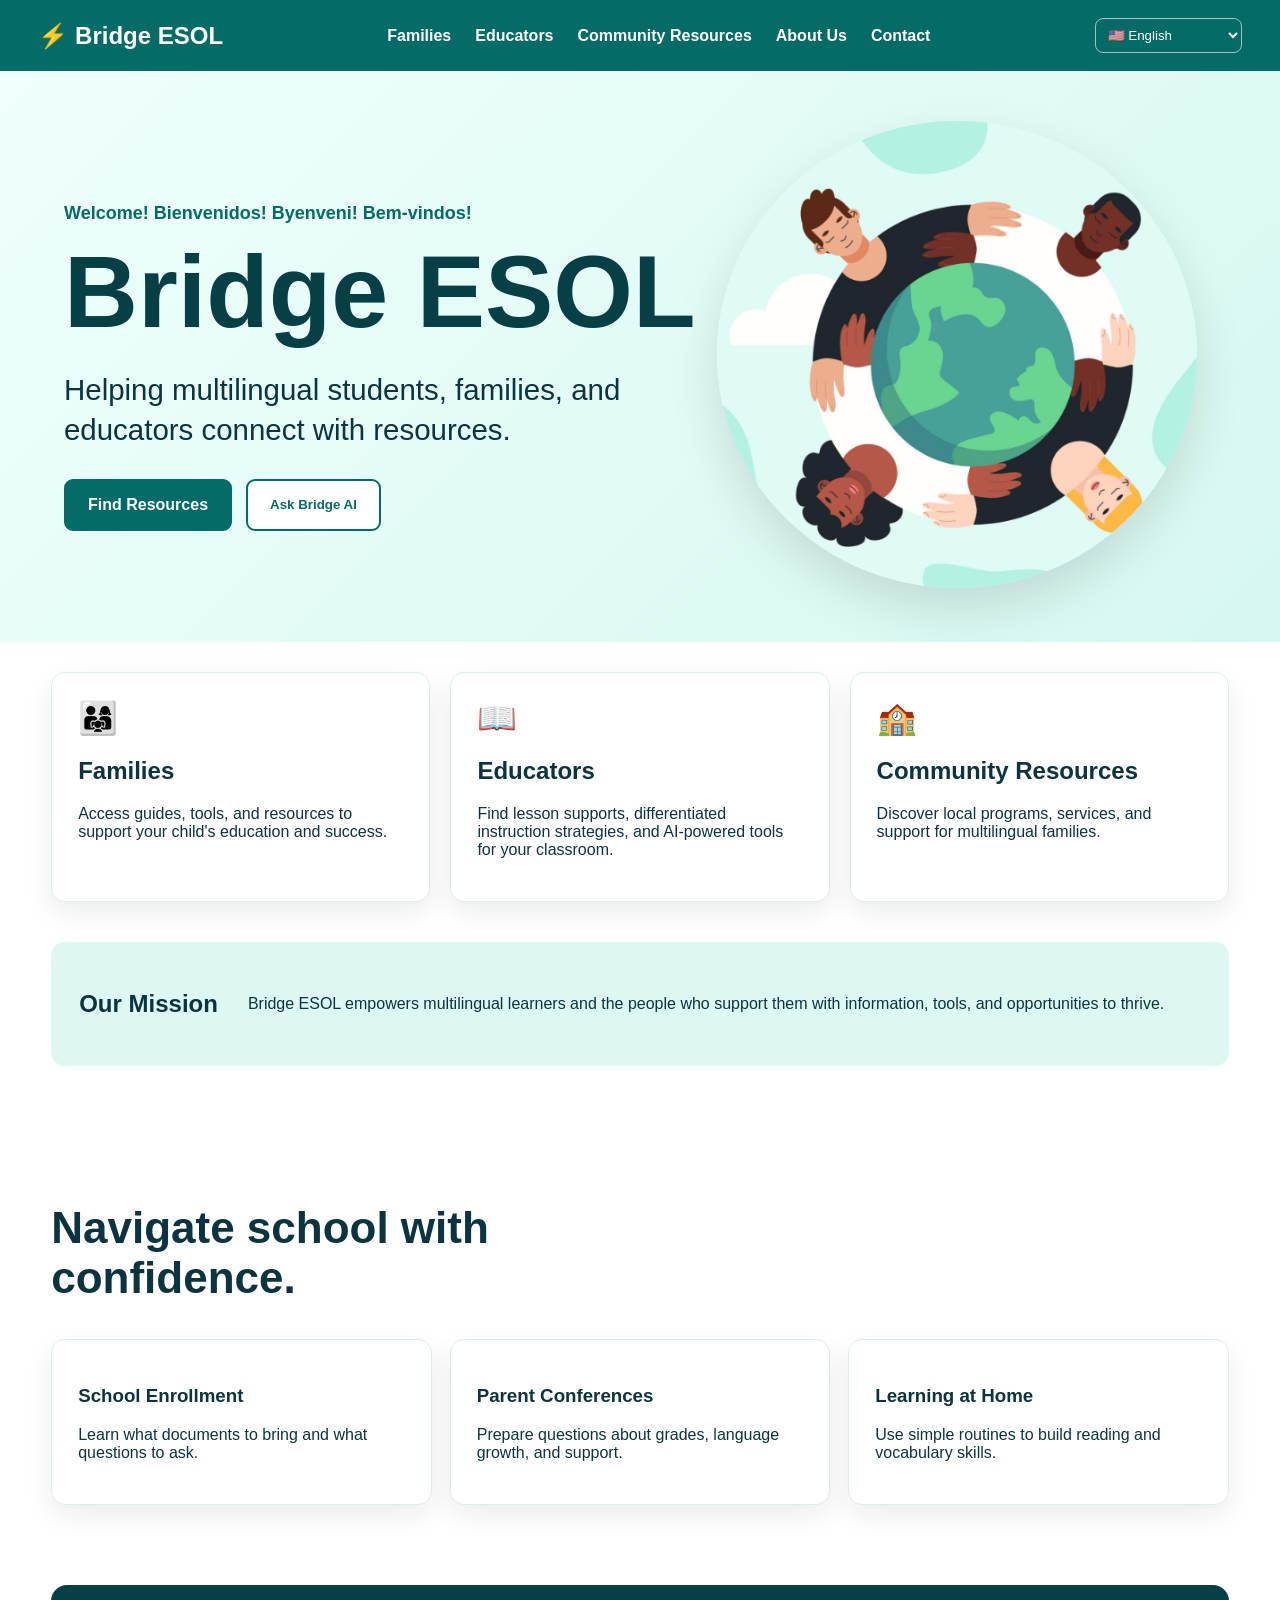
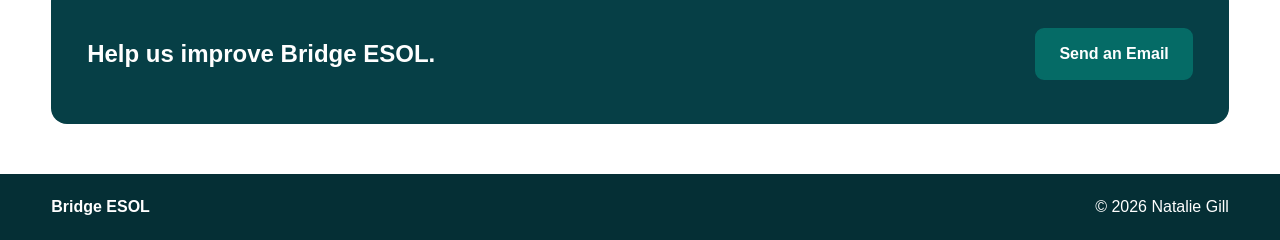
<file: index.html>
<!DOCTYPE html>
<html lang="en">
<head>
  <meta charset="UTF-8">
  <meta name="viewport" content="width=device-width, initial-scale=1.0">
  <title>Bridge ESOL</title>
  <link rel="stylesheet" href="styles.css">
</head>
<body>
  <header class="topbar">
    <div class="brand">⚡ Bridge ESOL</div>
    <nav>
      <a href="#families" data-i18n="families">Families</a>
      <a href="#educators" data-i18n="educators">Educators</a>
      <a href="#community" data-i18n="community">Community Resources</a>
      <a href="#about" data-i18n="about">About Us</a>
      <a href="#contact" data-i18n="contact">Contact</a>
    </nav>
    <select id="languageSelect" aria-label="Choose language">
      <option value="en">🇺🇸 English</option>
      <option value="es">🇪🇸 Español</option>
      <option value="ht">🇭🇹 Kreyòl Ayisyen</option>
      <option value="pt">🇧🇷 Português</option>
    </select>
  </header>

  <main>
    <section class="hero">
      <div class="hero-copy">
        <p class="welcome" data-i18n="welcome">Welcome! Bienvenidos! Byenveni! Bem-vindos!</p>
        <h1>Bridge ESOL</h1>
        <p data-i18n="heroText">Helping multilingual students, families, and educators connect with resources.</p>
        <div class="buttons">
          <a class="btn primary" href="#families" data-i18n="findResources">Find Resources</a>
          <button class="btn secondary" id="askBridge" data-i18n="askBridge">Ask Bridge AI</button>
        </div>
      </div>
      <div class="hero-image">
        <img src="bridge-esol-community.png" alt="Diverse people gathered around the globe">
      </div>
    </section>

    <section class="cards">
      <article id="families">
        <div class="icon">👨‍👩‍👧</div>
        <h2 data-i18n="families">Families</h2>
        <p data-i18n="familiesText">Access guides, tools, and resources to support your child's education and success.</p>
      </article>
      <article id="educators">
        <div class="icon">📖</div>
        <h2 data-i18n="educators">Educators</h2>
        <p data-i18n="educatorsText">Find lesson supports, differentiated instruction strategies, and AI-powered tools for your classroom.</p>
      </article>
      <article id="community">
        <div class="icon">🏫</div>
        <h2 data-i18n="community">Community Resources</h2>
        <p data-i18n="communityText">Discover local programs, services, and support for multilingual families.</p>
      </article>
    </section>

    <section class="mission" id="about">
      <h2 data-i18n="missionTitle">Our Mission</h2>
      <p data-i18n="missionText">Bridge ESOL empowers multilingual learners and the people who support them with information, tools, and opportunities to thrive.</p>
    </section>

    <section class="content">
      <h2 data-i18n="schoolTitle">Navigate school with confidence.</h2>
      <div class="small-cards">
        <article><h3 data-i18n="enrollTitle">School Enrollment</h3><p data-i18n="enrollText">Learn what documents to bring and what questions to ask.</p></article>
        <article><h3 data-i18n="conferenceTitle">Parent Conferences</h3><p data-i18n="conferenceText">Prepare questions about grades, language growth, and support.</p></article>
        <article><h3 data-i18n="homeTitle">Learning at Home</h3><p data-i18n="homeText">Use simple routines to build reading and vocabulary skills.</p></article>
      </div>
    </section>

    <section class="contact" id="contact">
      <h2 data-i18n="contactTitle">Help us improve Bridge ESOL.</h2>
      <a class="btn primary" href="mailto:NatalieGGill14@gmail.com" data-i18n="email">Send an Email</a>
    </section>
  </main>

  <footer>
    <strong>Bridge ESOL</strong>
    <span>© 2026 Natalie Gill</span>
  </footer>

  <script src="script.js"></script>
</body>
</html>
</file>
<file: styles.css>
:root{
  --teal:#056b66;
  --dark:#063f46;
  --mint:#ddf8f3;
  --light:#f6fbfa;
  --text:#0b3440;
}
*{box-sizing:border-box}
body{
  margin:0;
  font-family:Arial,Helvetica,sans-serif;
  color:var(--text);
  background:white;
}
.topbar{
  display:flex;
  align-items:center;
  justify-content:space-between;
  gap:20px;
  padding:18px 3%;
  background:var(--teal);
  color:white;
}
.brand{font-size:24px;font-weight:700}
nav{display:flex;gap:24px;flex-wrap:wrap}
nav a{color:white;text-decoration:none;font-weight:700}
select{
  background:transparent;
  color:white;
  border:1px solid rgba(255,255,255,.6);
  border-radius:8px;
  padding:8px;
}
select option{color:#111}
.hero{
  display:grid;
  grid-template-columns:1.1fr .9fr;
  align-items:center;
  min-height:500px;
  padding:50px 5%;
  background:linear-gradient(135deg,#effffc,#d6f7f1);
}
.hero h1{
  font-size:clamp(56px,8vw,110px);
  line-height:.95;
  margin:10px 0 24px;
  color:var(--dark);
}
.hero p{font-size:clamp(22px,2.3vw,36px);max-width:720px;line-height:1.35}
.welcome{font-size:18px!important;color:var(--teal);font-weight:700}
.hero-image{text-align:center}
.hero-image img{width:min(100%,480px);border-radius:50%;box-shadow:0 20px 50px rgba(0,0,0,.12)}
.buttons{display:flex;gap:14px;flex-wrap:wrap;margin-top:28px}
.btn{
  display:inline-block;
  padding:15px 22px;
  border-radius:9px;
  font-weight:700;
  text-decoration:none;
  border:2px solid var(--teal);
  cursor:pointer;
}
.primary{background:var(--teal);color:white}
.secondary{background:white;color:var(--teal)}
.cards{
  display:grid;
  grid-template-columns:repeat(3,1fr);
  gap:20px;
  padding:30px 4%;
}
.cards article,.small-cards article{
  background:white;
  border:1px solid #e0ece9;
  border-radius:14px;
  padding:26px;
  box-shadow:0 10px 28px rgba(0,0,0,.08);
}
.icon{font-size:32px}
.mission{
  margin:10px 4% 50px;
  padding:28px;
  border-radius:14px;
  background:var(--mint);
  display:grid;
  grid-template-columns:auto 1fr;
  gap:30px;
  align-items:center;
}
.content{padding:50px 4%}
.content h2{font-size:44px;max-width:600px}
.small-cards{display:grid;grid-template-columns:repeat(3,1fr);gap:18px}
.contact{
  margin:30px 4% 50px;
  padding:36px;
  border-radius:16px;
  color:white;
  background:var(--dark);
  display:flex;
  justify-content:space-between;
  align-items:center;
}
footer{
  background:#052f35;
  color:white;
  padding:24px 4%;
  display:flex;
  justify-content:space-between;
}
@media(max-width:900px){
  .topbar{flex-wrap:wrap}
  nav{order:3;width:100%;justify-content:center}
  .hero{grid-template-columns:1fr;text-align:center}
  .hero-copy p{margin-left:auto;margin-right:auto}
  .buttons{justify-content:center}
  .cards,.small-cards{grid-template-columns:1fr}
  .mission{grid-template-columns:1fr}
  .contact{flex-direction:column;align-items:flex-start}
}
</file>
